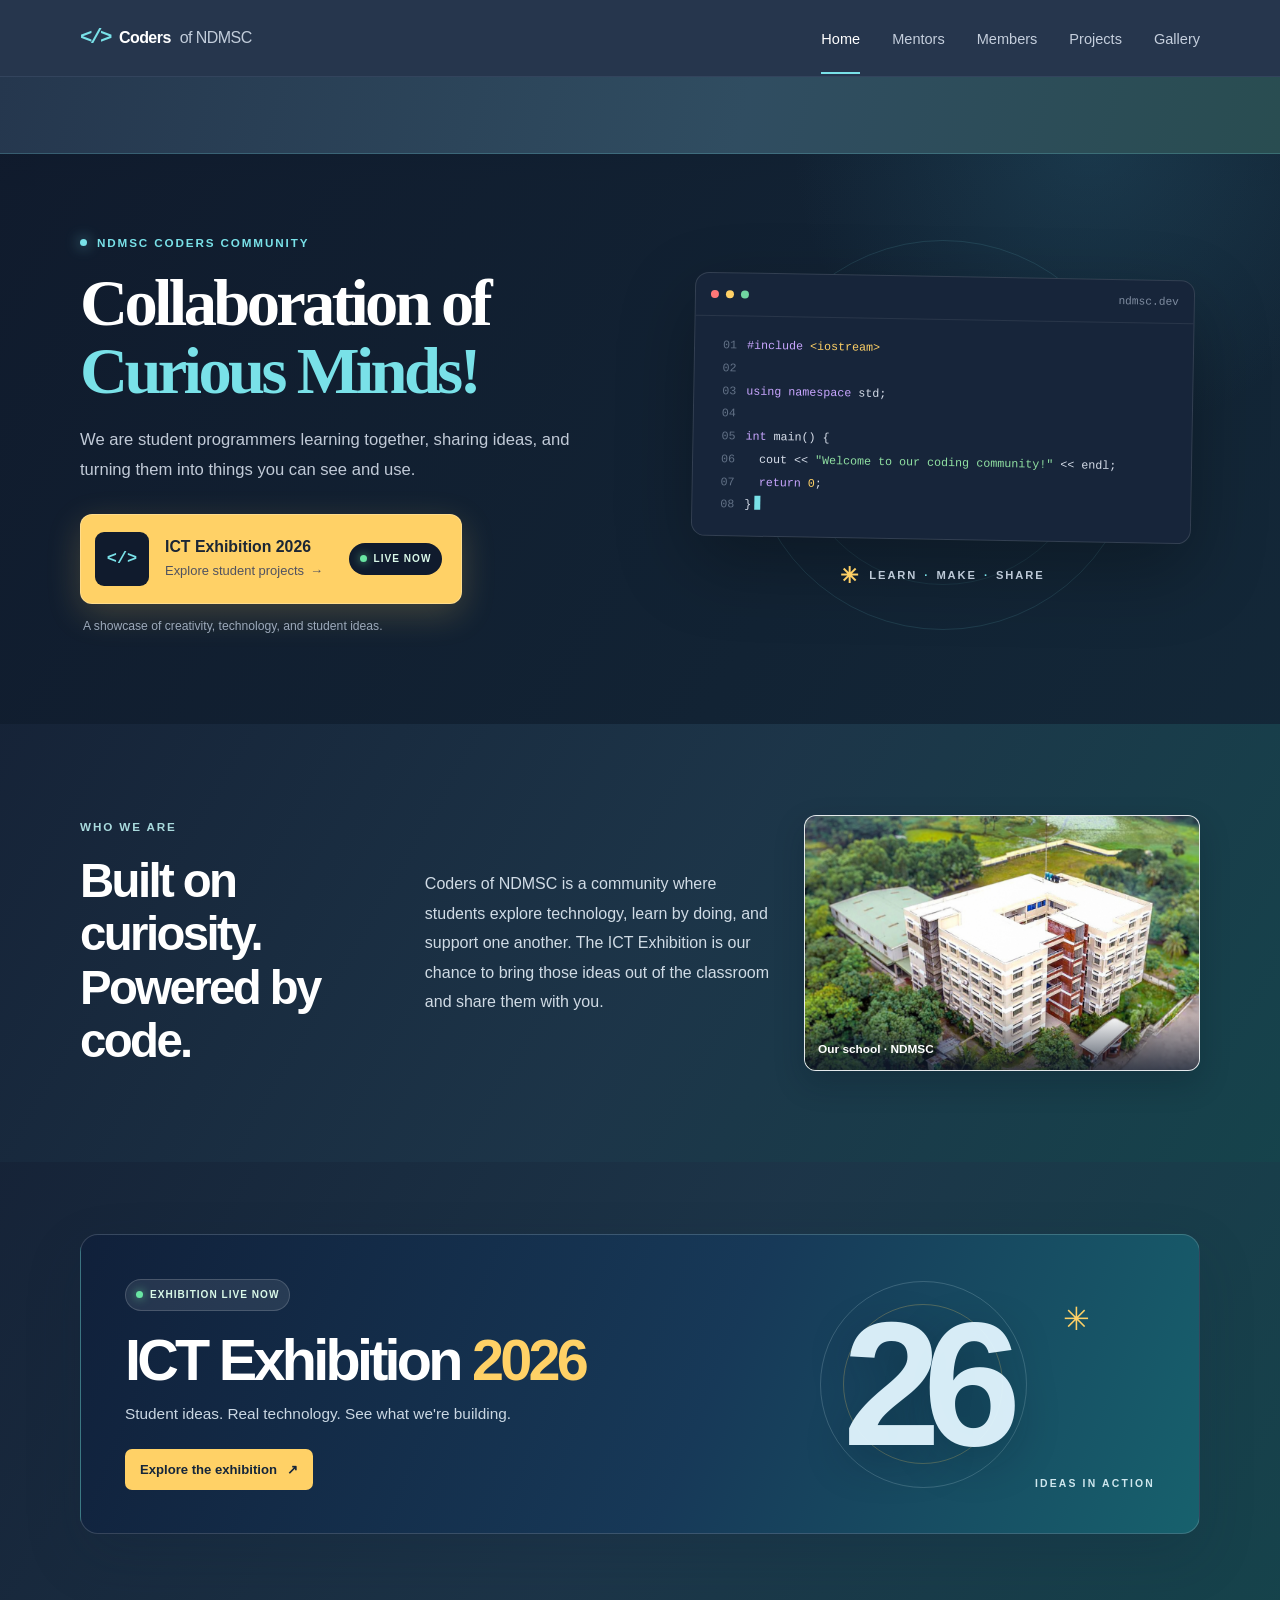
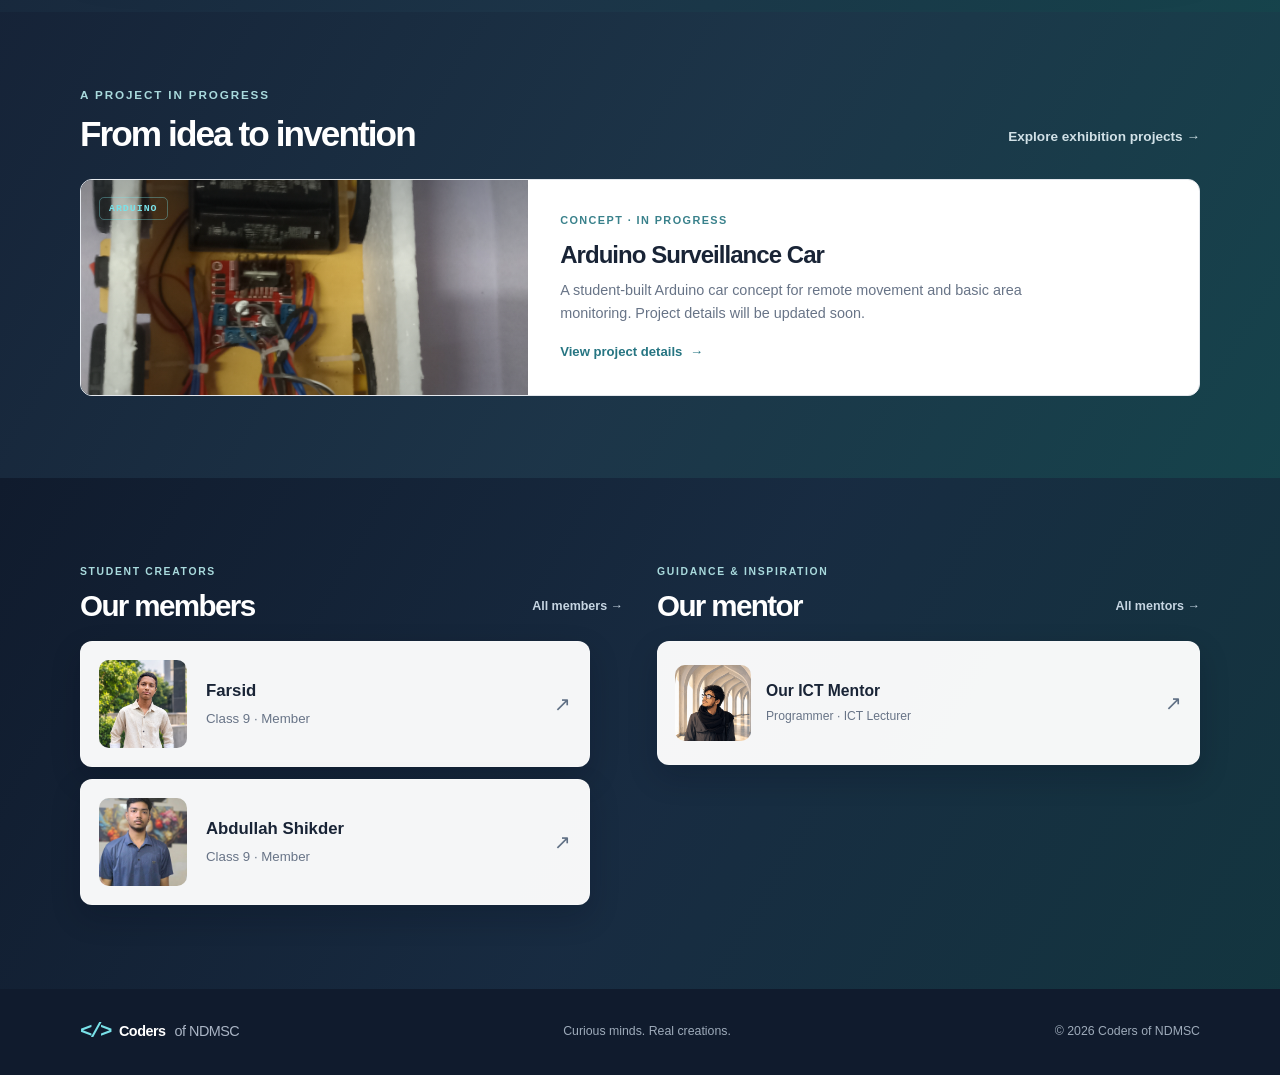
<file: index.html>
<!DOCTYPE html>
<html lang="en">
<head>
  <meta charset="UTF-8">
  <meta name="viewport" content="width=device-width, initial-scale=1">
  <meta name="theme-color" content="#101b2d">
  <meta name="description" content="Meet the Coders of NDMSC and discover what we are building for the ICT Exhibition 2026.">
  <title>Coders of NDMSC | ICT Exhibition 2026</title>
  <link rel="stylesheet" href="style.css">
</head>
<body>
  <header class="site-header">
    <div class="wrap header-inner">
      <a class="logo" href="index.html" aria-label="Coders of NDMSC home"><span class="logo-mark">&lt;/&gt;</span> Coders <span class="logo-muted">of NDMSC</span></a>
      <nav aria-label="Main navigation">
        <a href="index.html" class="active" aria-current="page">Home</a>
        <a href="mentors.html">Mentors</a>
        <a href="members.html">Members</a>
        <a href="projects.html">Projects</a>
        <a href="gallery.html">Gallery</a>
      </nav>
    </div>
  </header>

  <section class="countdown-bar" aria-label="Exhibition countdown">
    <div class="wrap countdown-inner">
      <div class="countdown-clock" role="timer" aria-live="off" aria-label="Countdown to October 9, 2026">
        <div class="countdown-unit"><span id="countdown-days">--</span><small>Days</small></div>
        <span class="countdown-separator" aria-hidden="true">:</span>
        <div class="countdown-unit"><span id="countdown-hours">--</span><small>Hours</small></div>
        <span class="countdown-separator" aria-hidden="true">:</span>
        <div class="countdown-unit"><span id="countdown-minutes">--</span><small>Minutes</small></div>
        <span class="countdown-separator" aria-hidden="true">:</span>
        <div class="countdown-unit"><span id="countdown-seconds">--</span><small>Seconds</small></div>
      </div>
      <p class="countdown-message" id="countdown-message" hidden>It's exhibition day!</p>
    </div>
  </section>

  <main>
    <canvas class="hero-web" aria-hidden="true"></canvas>
    <section class="hero">
      <div class="hero-glow" aria-hidden="true"></div>
      <div class="wrap hero-layout">
        <div class="hero-copy">
          <p class="eyebrow"><span class="eyebrow-dot"></span> NDMSC CODERS COMMUNITY</p>
          <h1>Collaboration of<br><span>Curious Minds!</span></h1>
          <p class="hero-description">We are student programmers learning together, sharing ideas, and turning them into things you can see and use.</p>
          <a class="expo-button" href="projects.html">
            <span class="expo-icon" aria-hidden="true">&lt;/&gt;</span>
            <span class="expo-label"><strong>ICT Exhibition 2026</strong><small>Explore student projects <span aria-hidden="true">→</span></small></span>
            <span class="live-badge"><i></i> LIVE NOW</span>
          </a>
          <p class="hero-note">A showcase of creativity, technology, and student ideas.</p>
        </div>
        <div class="hero-art" role="img" aria-label="A C++ program that prints Welcome to our coding community.">
          <div class="art-orbit orbit-one"></div>
          <div class="art-orbit orbit-two"></div>
          <div class="code-window">
            <div class="window-top"><span></span><span></span><span></span><i>ndmsc.dev</i></div>
            <div class="code-lines">
              <p><span class="line-number">01</span><span class="code-purple">#include</span> <span class="code-gold">&lt;iostream&gt;</span></p>
              <p><span class="line-number">02</span></p>
              <p><span class="line-number">03</span><span class="code-purple">using namespace</span> std;</p>
              <p><span class="line-number">04</span></p>
              <p><span class="line-number">05</span><span class="code-purple">int</span> main() {</p>
              <p><span class="line-number">06</span>&nbsp;&nbsp;cout &lt;&lt; <span class="code-green">"Welcome to our coding community!"</span> &lt;&lt; endl;</p>
              <p><span class="line-number">07</span>&nbsp;&nbsp;<span class="code-purple">return</span> <span class="code-gold">0</span>;</p>
              <p><span class="line-number">08</span>}<span class="cursor"></span></p>
            </div>
          </div>
          <div class="art-caption"><span class="caption-symbol">✳</span><span>LEARN <b>·</b> MAKE <b>·</b> SHARE</span></div>
        </div>
      </div>
    </section>

    <section class="intro-section">
      <div class="wrap intro-layout">
        <div>
          <p class="section-kicker">WHO WE ARE</p>
          <h2>Built on curiosity.<br>Powered by code.</h2>
        </div>
        <p class="intro-copy">Coders of NDMSC is a community where students explore technology, learn by doing, and support one another. The ICT Exhibition is our chance to bring those ideas out of the classroom and share them with you.</p>
        <figure class="campus-photo"><img src="images/School_Building.png" alt="The NDMSC school building surrounded by campus greenery" loading="lazy"><figcaption>Our school · NDMSC</figcaption></figure>
      </div>
    </section>

    <section class="feature-section">
      <div class="wrap">
        <a class="exhibition-banner" href="projects.html">
          <span class="exhibition-copy">
            <span class="live-badge"><i></i> EXHIBITION LIVE NOW</span>
            <strong class="exhibition-title">ICT Exhibition <span>2026</span></strong>
            <span class="exhibition-description">Student ideas. Real technology. See what we're building.</span>
            <span class="exhibition-cta">Explore the exhibition <span aria-hidden="true">↗</span></span>
          </span>
          <span class="exhibition-art" aria-hidden="true"><span class="exhibition-art-year">26</span><span class="exhibition-art-spark">✳</span><span class="exhibition-art-caption">IDEAS IN ACTION</span></span>
        </a>
      </div>
    </section>

    <section class="projects-preview">
      <div class="wrap">
        <div class="section-heading">
          <div><p class="section-kicker">A PROJECT IN PROGRESS</p><h2>From idea to invention</h2></div>
          <a class="subtle-link" href="projects.html">Explore exhibition projects <span aria-hidden="true">→</span></a>
        </div>
        <a class="project-card" href="arduino-surveillance-car.html">
          <span class="project-art"><img src="images/Surveilance_car_001.jpg" alt="Student-built Arduino surveillance car project" loading="lazy"><span class="project-chip">ARDUINO</span></span>
          <span class="project-card-copy"><span class="project-status">CONCEPT · IN PROGRESS</span><strong>Arduino Surveillance Car</strong><span>A student-built Arduino car concept for remote movement and basic area monitoring. Project details will be updated soon.</span><span class="text-link">View project details <span aria-hidden="true">→</span></span></span>
        </a>
      </div>
    </section>

    <section class="people-preview">
      <div class="wrap">
        <div class="people-grid">
          <div class="people-column">
            <div class="section-heading">
              <div><p class="section-kicker">STUDENT CREATORS</p><h2>Our members</h2></div>
              <a class="subtle-link" href="members.html">All members <span aria-hidden="true">→</span></a>
            </div>
            <div class="member-list">
              <a class="member-card" href="members.html">
                <img src="images/Farsid.jpg" alt="Farsid, Class 9 student and member of Coders of NDMSC" width="104" height="104" loading="lazy">
                <span class="member-card-copy"><strong>Farsid</strong><small>Class 9 · Member</small></span>
                <span class="mentor-arrow" aria-hidden="true">↗</span>
              </a>
              <a class="member-card" href="members.html">
                <img src="images/abdullah_shikder.jpg" alt="Abdullah Shikder, Class 9 student and member of Coders of NDMSC" width="104" height="104" loading="lazy">
                <span class="member-card-copy"><strong>Abdullah Shikder</strong><small>Class 9 · Member</small></span>
                <span class="mentor-arrow" aria-hidden="true">↗</span>
              </a>
            </div>
          </div>
          <div class="people-column">
            <div class="section-heading">
              <div><p class="section-kicker">GUIDANCE &amp; INSPIRATION</p><h2>Our mentor</h2></div>
              <a class="subtle-link" href="mentors.html">All mentors <span aria-hidden="true">→</span></a>
            </div>
            <a class="mentor-strip" href="mentors.html">
              <img src="images/mentor_01.png" alt="Portrait of an NDMSC coding mentor" width="112" height="112" loading="lazy">
              <span class="mentor-strip-copy"><strong>Our ICT Mentor</strong><small>Programmer · ICT Lecturer</small></span>
              <span class="mentor-arrow" aria-hidden="true">↗</span>
            </a>
          </div>
        </div>
      </div>
    </section>
  </main>

  <footer class="site-footer">
    <div class="wrap footer-inner"><a class="logo footer-logo" href="index.html"><span class="logo-mark">&lt;/&gt;</span> Coders <span class="logo-muted">of NDMSC</span></a><p>Curious minds. Real creations.</p><span>© 2026 Coders of NDMSC</span></div>
  </footer>
  <script>
    const exhibitionStart = new Date(2026, 9, 9);
    const countdownMessage = document.getElementById("countdown-message");
    const countdownClock = document.querySelector(".countdown-clock");
    const countdownFields = {
      days: document.getElementById("countdown-days"),
      hours: document.getElementById("countdown-hours"),
      minutes: document.getElementById("countdown-minutes"),
      seconds: document.getElementById("countdown-seconds")
    };

    function updateCountdown() {
      const remaining = exhibitionStart.getTime() - Date.now();

      if (remaining <= 0) {
        countdownMessage.textContent = "It's exhibition day!";
        countdownClock.hidden = true;
        countdownClock.setAttribute("aria-label", "The exhibition starts today");
        return;
      }

      const days = Math.floor(remaining / 86400000);
      const hours = Math.floor((remaining % 86400000) / 3600000);
      const minutes = Math.floor((remaining % 3600000) / 60000);
      const seconds = Math.floor((remaining % 60000) / 1000);

      countdownFields.days.textContent = String(days).padStart(2, "0");
      countdownFields.hours.textContent = String(hours).padStart(2, "0");
      countdownFields.minutes.textContent = String(minutes).padStart(2, "0");
      countdownFields.seconds.textContent = String(seconds).padStart(2, "0");
      countdownClock.setAttribute("aria-label", `${days} days, ${hours} hours, ${minutes} minutes, and ${seconds} seconds until October 9, 2026`);
    }

    updateCountdown();
    setInterval(updateCountdown, 1000);

    const webCanvas = document.querySelector(".hero-web");
    const webContext = webCanvas.getContext("2d");
    const webMain = document.querySelector("main");
    const reducedMotion = window.matchMedia("(prefers-reduced-motion: reduce)");
    let pointer = { x: 0, y: 0, active: false };
    let canvasWidth = 0;
    let canvasHeight = 0;
    let frameRequested = false;

    function drawWeb() {
      frameRequested = false;
      if (!webContext) return;

      webContext.clearRect(0, 0, canvasWidth, canvasHeight);
      const spokeCount = canvasWidth < 600 ? 16 : 20;
      const ringCount = 16;
      const radius = Math.min(canvasWidth * 0.6, 660);
      const webCount = Math.max(2, Math.ceil(canvasHeight / 450));
      const influenceRadius = 150;

      function warpPoint(x, y) {
        if (!pointer.active) return { x, y };

        const distanceX = x - pointer.x;
        const distanceY = y - pointer.y;
        const distance = Math.hypot(distanceX, distanceY);
        const influence = Math.max(0, 1 - distance / influenceRadius);
        const strength = influence * influence * 13;
        return {
          x: x + distanceX * (distance ? strength / distance : 0),
          y: y + distanceY * (distance ? strength / distance : 0)
        };
      }

      function drawSpiderWeb(centerX, centerY, webRadius, rotation) {
        const spokeStep = (Math.PI * 2) / spokeCount;
        const spokeAngles = [];
        const outerRadii = [];

        for (let spoke = 0; spoke < spokeCount; spoke += 1) {
          spokeAngles.push(rotation + spoke * spokeStep);
          outerRadii.push(webRadius * (0.88 + Math.sin(spoke * 2.17 + rotation) * 0.055));
        }

        webContext.lineCap = "round";
        webContext.lineJoin = "round";
        webContext.strokeStyle = "rgba(151, 226, 232, 0.58)";
        webContext.lineWidth = 1.8;

        for (let spoke = 0; spoke < spokeCount; spoke += 1) {
          const angle = spokeAngles[spoke];
          const outerRadius = outerRadii[spoke];
          const segments = Math.ceil(outerRadius / 45);
          const start = warpPoint(centerX, centerY);

          webContext.beginPath();
          webContext.moveTo(start.x, start.y);
          for (let segment = 1; segment <= segments; segment += 1) {
            const distance = outerRadius * (segment / segments);
            const point = warpPoint(
              centerX + Math.cos(angle) * distance,
              centerY + Math.sin(angle) * distance
            );
            webContext.lineTo(point.x, point.y);
          }
          webContext.stroke();
        }

        for (let ring = 1; ring <= ringCount; ring += 1) {
          const fraction = ring / ringCount;
          webContext.strokeStyle = ring % 4 === 0
            ? "rgba(151, 226, 232, 0.48)"
            : "rgba(151, 226, 232, 0.36)";
          webContext.lineWidth = ring % 4 === 0 ? 1.55 : 1.2;

          webContext.beginPath();
          for (let spoke = 0; spoke < spokeCount; spoke += 1) {
            const nextSpoke = (spoke + 1) % spokeCount;
            const radiusA = outerRadii[spoke] * fraction;
            const radiusB = outerRadii[nextSpoke] * fraction;
            const pointA = warpPoint(
              centerX + Math.cos(spokeAngles[spoke]) * radiusA,
              centerY + Math.sin(spokeAngles[spoke]) * radiusA
            );
            const pointB = warpPoint(
              centerX + Math.cos(spokeAngles[nextSpoke]) * radiusB,
              centerY + Math.sin(spokeAngles[nextSpoke]) * radiusB
            );
            const midpoint = warpPoint(
              (pointA.x + pointB.x) / 2 - (Math.cos(spokeAngles[spoke]) + Math.cos(spokeAngles[nextSpoke])) * 3,
              (pointA.y + pointB.y) / 2 - (Math.sin(spokeAngles[spoke]) + Math.sin(spokeAngles[nextSpoke])) * 3
            );

            if (spoke === 0) webContext.moveTo(pointA.x, pointA.y);
            webContext.quadraticCurveTo(midpoint.x, midpoint.y, pointB.x, pointB.y);
          }
          webContext.stroke();
        }

        const hub = warpPoint(centerX, centerY);
        webContext.fillStyle = "rgba(174, 238, 240, 0.72)";
        webContext.beginPath();
        webContext.arc(hub.x, hub.y, 2.5, 0, Math.PI * 2);
        webContext.fill();
      }

      for (let index = 0; index < webCount; index += 1) {
        const centerX = index % 2 === 0 ? canvasWidth * 0.025 : canvasWidth * 0.975;
        const centerY = canvasHeight * ((index + 0.5) / webCount);
        drawSpiderWeb(centerX, centerY, radius, index * 0.47);
      }
    }

    function requestWebDraw() {
      if (frameRequested) return;
      frameRequested = true;
      window.requestAnimationFrame(drawWeb);
    }

    function resizeWeb() {
      const pixelRatio = Math.min(window.devicePixelRatio || 1, 2);
      const bounds = webMain.getBoundingClientRect();
      canvasWidth = bounds.width;
      canvasHeight = bounds.height;
      webCanvas.width = Math.round(canvasWidth * pixelRatio);
      webCanvas.height = Math.round(canvasHeight * pixelRatio);
      webContext?.setTransform(pixelRatio, 0, 0, pixelRatio, 0, 0);
      requestWebDraw();
    }

    if (!reducedMotion.matches) {
      webMain.addEventListener("pointermove", event => {
        const bounds = webMain.getBoundingClientRect();
        pointer = { x: event.clientX - bounds.left, y: event.clientY - bounds.top, active: true };
        requestWebDraw();
      });
      webMain.addEventListener("pointerleave", () => {
        pointer.active = false;
        requestWebDraw();
      });
    }

    window.addEventListener("resize", resizeWeb);
    new ResizeObserver(resizeWeb).observe(webMain);
    resizeWeb();
  </script>
</body>
</html>
</file>
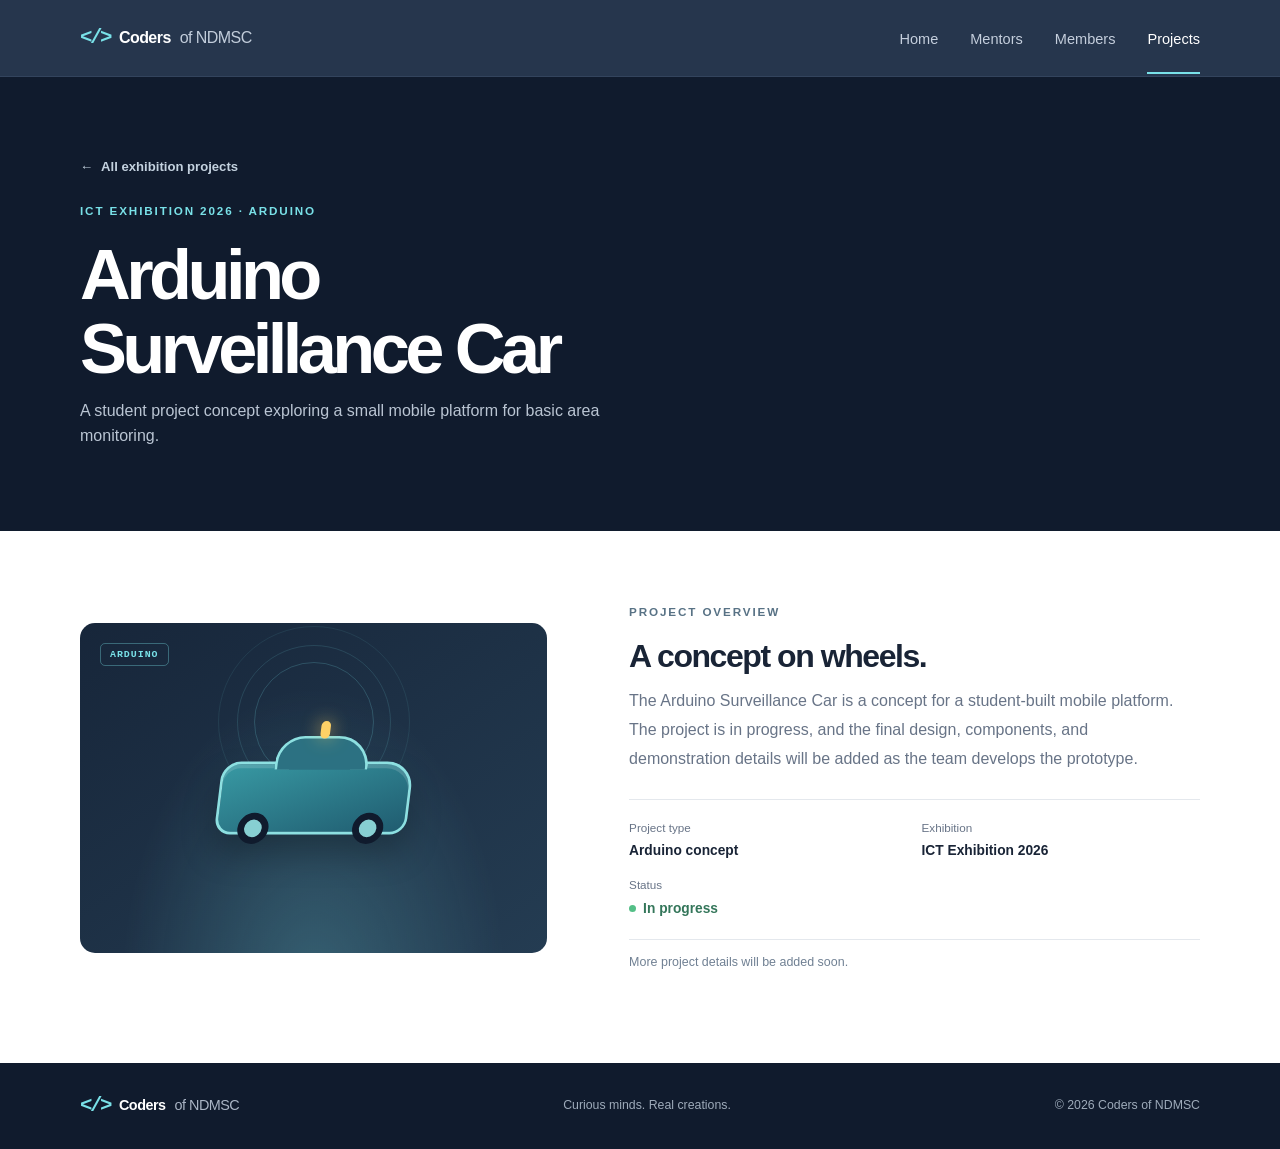
<file: arduino-surveillance-car.html>
<!DOCTYPE html>
<html lang="en">
<head>
  <meta charset="UTF-8">
  <meta name="viewport" content="width=device-width, initial-scale=1">
  <meta name="theme-color" content="#101b2d">
  <meta name="description" content="Arduino Surveillance Car concept from the Coders of NDMSC ICT Exhibition 2026.">
  <title>Arduino Surveillance Car | Coders of NDMSC</title>
  <link rel="stylesheet" href="style.css">
</head>
<body>
  <header class="site-header">
    <div class="wrap header-inner">
      <a class="logo" href="index.html" aria-label="Coders of NDMSC home"><span class="logo-mark">&lt;/&gt;</span> Coders <span class="logo-muted">of NDMSC</span></a>
      <nav aria-label="Main navigation">
        <a href="index.html">Home</a>
        <a href="mentors.html">Mentors</a>
        <a href="members.html">Members</a>
        <a href="projects.html" class="active" aria-current="page">Projects</a>
      </nav>
    </div>
  </header>
  <main>
    <section class="page-hero project-page-hero">
      <div class="wrap">
        <a class="back-link" href="projects.html"><span aria-hidden="true">←</span> All exhibition projects</a>
        <p class="section-kicker">ICT EXHIBITION 2026 · ARDUINO</p>
        <h1>Arduino<br>Surveillance Car</h1>
        <p>A student project concept exploring a small mobile platform for basic area monitoring.</p>
      </div>
    </section>
    <section class="content-section project-detail-section">
      <div class="wrap project-detail-layout">
        <div class="project-detail-visual" aria-hidden="true">
          <span class="project-chip">ARDUINO</span>
          <span class="project-car"><span class="car-body"></span><span class="car-wheel wheel-left"></span><span class="car-wheel wheel-right"></span><span class="car-sensor"></span></span>
          <span class="project-waves"></span>
        </div>
        <article class="project-description">
          <p class="section-kicker">PROJECT OVERVIEW</p>
          <h2>A concept on wheels.</h2>
          <p>The Arduino Surveillance Car is a concept for a student-built mobile platform. The project is in progress, and the final design, components, and demonstration details will be added as the team develops the prototype.</p>
          <div class="project-facts">
            <div><span>Project type</span><strong>Arduino concept</strong></div>
            <div><span>Exhibition</span><strong>ICT Exhibition 2026</strong></div>
            <div><span>Status</span><strong class="fact-status"><i></i> In progress</strong></div>
          </div>
          <p class="project-note">More project details will be added soon.</p>
        </article>
      </div>
    </section>
  </main>
  <footer class="site-footer">
    <div class="wrap footer-inner"><a class="logo footer-logo" href="index.html"><span class="logo-mark">&lt;/&gt;</span> Coders <span class="logo-muted">of NDMSC</span></a><p>Curious minds. Real creations.</p><span>© 2026 Coders of NDMSC</span></div>
  </footer>
</body>
</html>
</file>
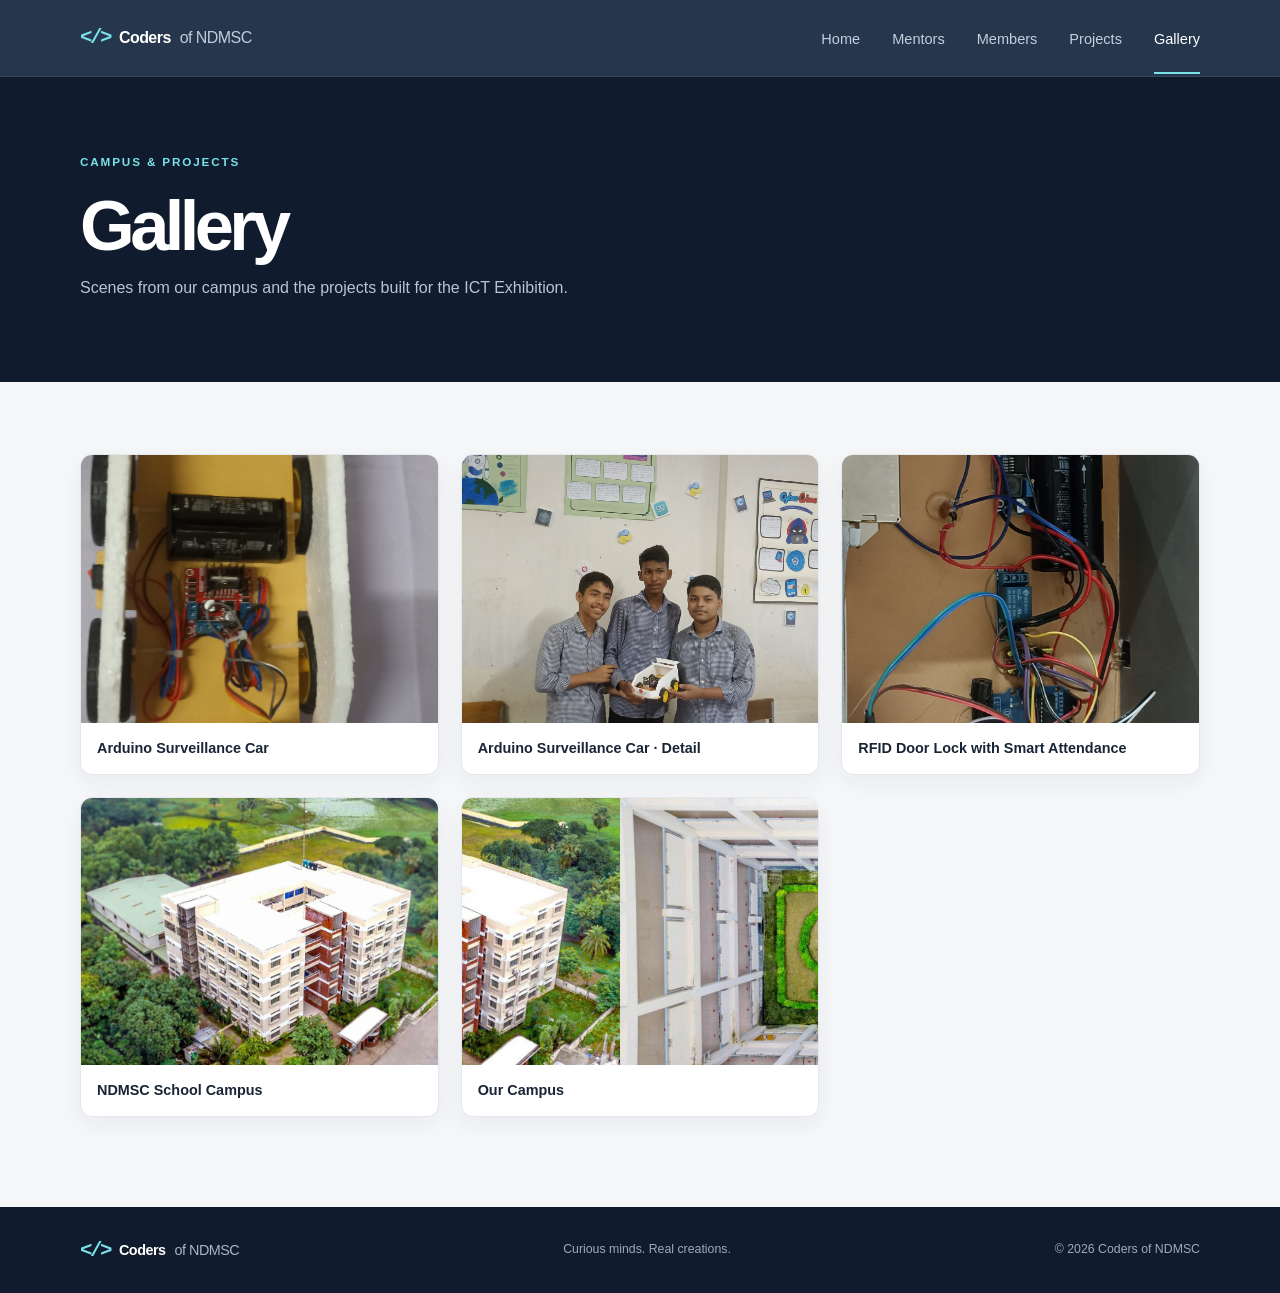
<file: gallery.html>
<!DOCTYPE html>
<html lang="en">
<head>
  <meta charset="UTF-8">
  <meta name="viewport" content="width=device-width, initial-scale=1">
  <meta name="theme-color" content="#101b2d">
  <meta name="description" content="Photos of NDMSC campus and student exhibition projects from Coders of NDMSC.">
  <title>Gallery | Coders of NDMSC</title>
  <link rel="stylesheet" href="style.css">
</head>
<body>
  <header class="site-header">
    <div class="wrap header-inner">
      <a class="logo" href="index.html" aria-label="Coders of NDMSC home"><span class="logo-mark">&lt;/&gt;</span> Coders <span class="logo-muted">of NDMSC</span></a>
      <nav aria-label="Main navigation">
        <a href="index.html">Home</a>
        <a href="mentors.html">Mentors</a>
        <a href="members.html">Members</a>
        <a href="projects.html">Projects</a>
        <a href="gallery.html" class="active" aria-current="page">Gallery</a>
      </nav>
    </div>
  </header>
  <main>
    <section class="page-hero">
      <div class="wrap"><p class="section-kicker">CAMPUS &amp; PROJECTS</p><h1>Gallery</h1><p>Scenes from our campus and the projects built for the ICT Exhibition.</p></div>
    </section>
    <section class="content-section gallery-section">
      <div class="wrap">
        <div class="gallery-grid">
          <figure class="gallery-card">
            <a href="images/Surveilance_car_001.jpg"><img src="images/Surveilance_car_001.jpg" alt="Arduino surveillance car prototype, view one" loading="lazy"></a>
            <figcaption>Arduino Surveillance Car</figcaption>
          </figure>
          <figure class="gallery-card">
            <a href="images/Surveilance_car_002.jpg"><img src="images/Surveilance_car_002.jpg" alt="Arduino surveillance car prototype, view two" loading="lazy"></a>
            <figcaption>Arduino Surveillance Car · Detail</figcaption>
          </figure>
          <figure class="gallery-card">
            <a href="images/Rfid_Lock.jpg"><img src="images/Rfid_Lock.jpg" alt="RFID door lock with smart attendance project" loading="lazy"></a>
            <figcaption>RFID Door Lock with Smart Attendance</figcaption>
          </figure>
          <figure class="gallery-card">
            <a href="images/School_Building.png"><img src="images/School_Building.png" alt="NDMSC school building and green campus" loading="lazy"></a>
            <figcaption>NDMSC School Campus</figcaption>
          </figure>
          <figure class="gallery-card">
            <a href="images/our_campus.png"><img src="images/our_campus.png" alt="A view of the NDMSC campus" loading="lazy"></a>
            <figcaption>Our Campus</figcaption>
          </figure>
        </div>
      </div>
    </section>
  </main>
  <footer class="site-footer">
    <div class="wrap footer-inner"><a class="logo footer-logo" href="index.html"><span class="logo-mark">&lt;/&gt;</span> Coders <span class="logo-muted">of NDMSC</span></a><p>Curious minds. Real creations.</p><span>© 2026 Coders of NDMSC</span></div>
  </footer>
</body>
</html>
</file>
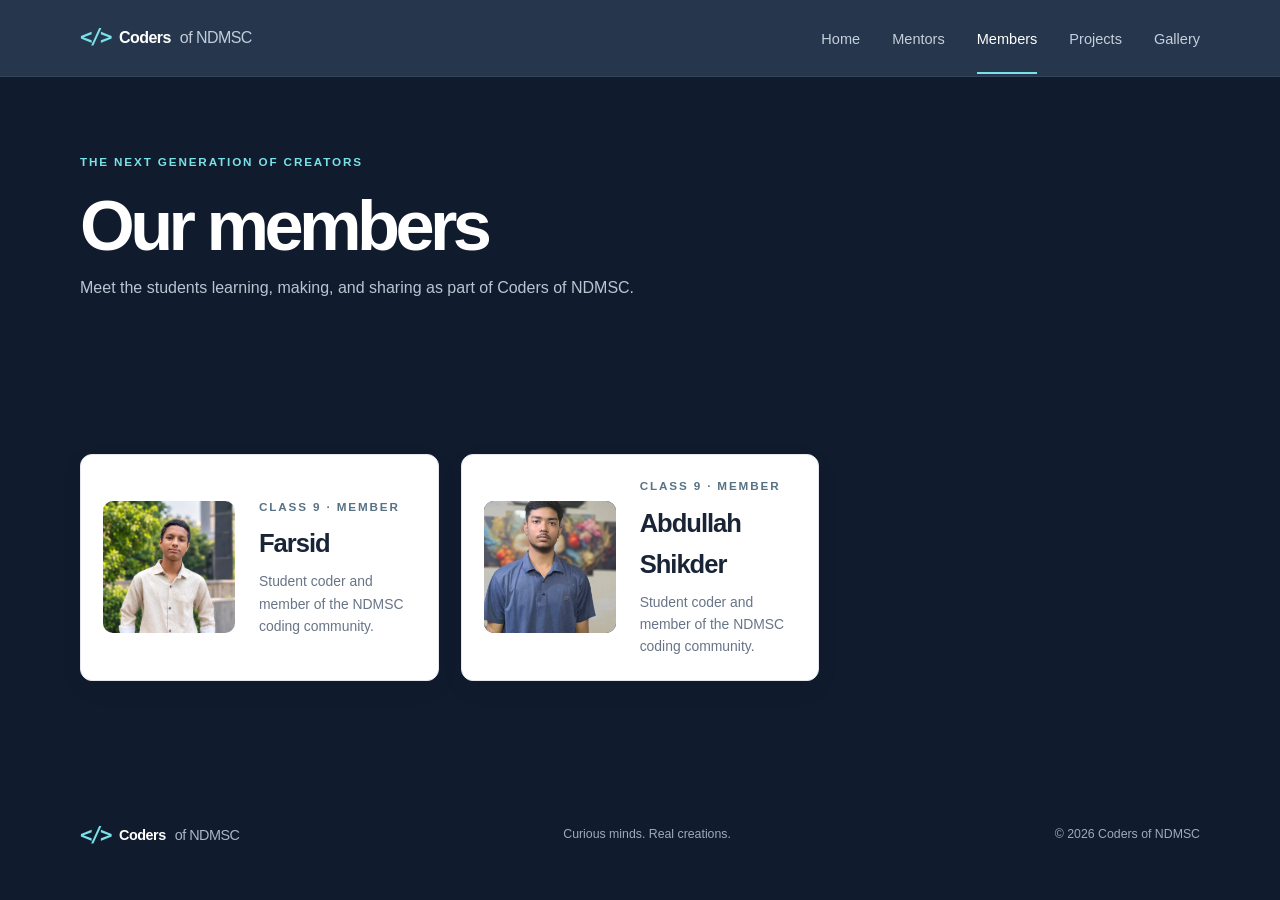
<file: members.html>
<!DOCTYPE html>
<html lang="en">
<head>
  <meta charset="UTF-8">
  <meta name="viewport" content="width=device-width, initial-scale=1">
  <meta name="theme-color" content="#101b2d">
  <title>Members | Coders of NDMSC</title>
  <link rel="stylesheet" href="style.css">
</head>
<body>
  <header class="site-header">
    <div class="wrap header-inner">
      <a class="logo" href="index.html" aria-label="Coders of NDMSC home"><span class="logo-mark">&lt;/&gt;</span> Coders <span class="logo-muted">of NDMSC</span></a>
      <nav aria-label="Main navigation">
        <a href="index.html">Home</a>
        <a href="mentors.html">Mentors</a>
        <a href="members.html" class="active" aria-current="page">Members</a>
        <a href="projects.html">Projects</a>
        <a href="gallery.html">Gallery</a>
      </nav>
    </div>
  </header>
  <main>
    <section class="page-hero">
      <div class="wrap"><p class="section-kicker">THE NEXT GENERATION OF CREATORS</p><h1>Our members</h1><p>Meet the students learning, making, and sharing as part of Coders of NDMSC.</p></div>
    </section>
    <section class="content-section">
      <div class="wrap">
        <div class="member-grid">
          <article class="member-profile-card">
            <img src="images/Farsid.jpg" alt="Farsid, Class 9 student and member of Coders of NDMSC" width="200" height="200">
            <div><p class="section-kicker">CLASS 9 · MEMBER</p><h2>Farsid</h2><p>Student coder and member of the NDMSC coding community.</p></div>
          </article>
          <article class="member-profile-card">
            <img src="images/abdullah_shikder.jpg" alt="Abdullah Shikder, Class 9 student and member of Coders of NDMSC" width="200" height="200">
            <div><p class="section-kicker">CLASS 9 · MEMBER</p><h2>Abdullah Shikder</h2><p>Student coder and member of the NDMSC coding community.</p></div>
          </article>
        </div>
      </div>
    </section>
  </main>
  <footer class="site-footer">
    <div class="wrap footer-inner"><a class="logo footer-logo" href="index.html"><span class="logo-mark">&lt;/&gt;</span> Coders <span class="logo-muted">of NDMSC</span></a><p>Curious minds. Real creations.</p><span>© 2026 Coders of NDMSC</span></div>
  </footer>
</body>
</html>
</file>
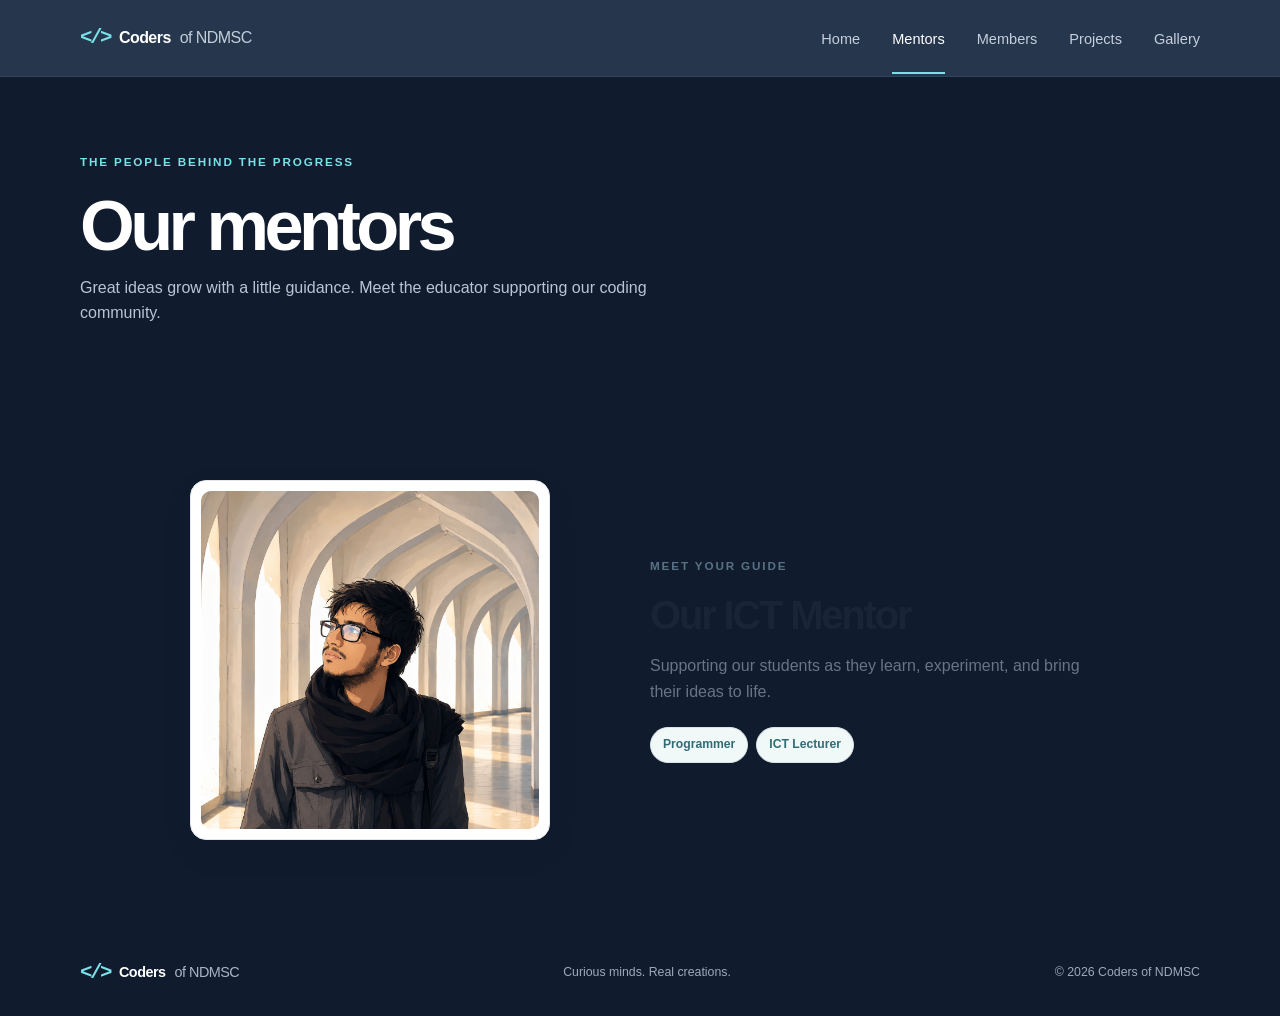
<file: mentors.html>
<!DOCTYPE html>
<html lang="en">
<head>
  <meta charset="UTF-8">
  <meta name="viewport" content="width=device-width, initial-scale=1">
  <meta name="theme-color" content="#101b2d">
  <title>Mentors | Coders of NDMSC</title>
  <link rel="stylesheet" href="style.css">
</head>
<body>
  <header class="site-header">
    <div class="wrap header-inner">
      <a class="logo" href="index.html" aria-label="Coders of NDMSC home"><span class="logo-mark">&lt;/&gt;</span> Coders <span class="logo-muted">of NDMSC</span></a>
      <nav aria-label="Main navigation">
        <a href="index.html">Home</a>
        <a href="mentors.html" class="active" aria-current="page">Mentors</a>
        <a href="members.html">Members</a>
        <a href="projects.html">Projects</a>
        <a href="gallery.html">Gallery</a>
      </nav>
    </div>
  </header>
  <main>
    <section class="page-hero">
      <div class="wrap"><p class="section-kicker">THE PEOPLE BEHIND THE PROGRESS</p><h1>Our mentors</h1><p>Great ideas grow with a little guidance. Meet the educator supporting our coding community.</p></div>
    </section>
    <section class="content-section">
      <div class="wrap mentor-profile">
        <div class="mentor-photo-wrap"><img src="images/mentor_01.png" alt="Portrait of an NDMSC coding mentor" width="360" height="360"></div>
        <div class="mentor-profile-copy">
          <p class="section-kicker">MEET YOUR GUIDE</p>
          <h2>Our ICT Mentor</h2>
          <p class="profile-description">Supporting our students as they learn, experiment, and bring their ideas to life.</p>
          <div class="expertise-list"><span>Programmer</span><span>ICT Lecturer</span></div>
        </div>
      </div>
    </section>
  </main>
  <footer class="site-footer">
    <div class="wrap footer-inner"><a class="logo footer-logo" href="index.html"><span class="logo-mark">&lt;/&gt;</span> Coders <span class="logo-muted">of NDMSC</span></a><p>Curious minds. Real creations.</p><span>© 2026 Coders of NDMSC</span></div>
  </footer>
</body>
</html>
</file>
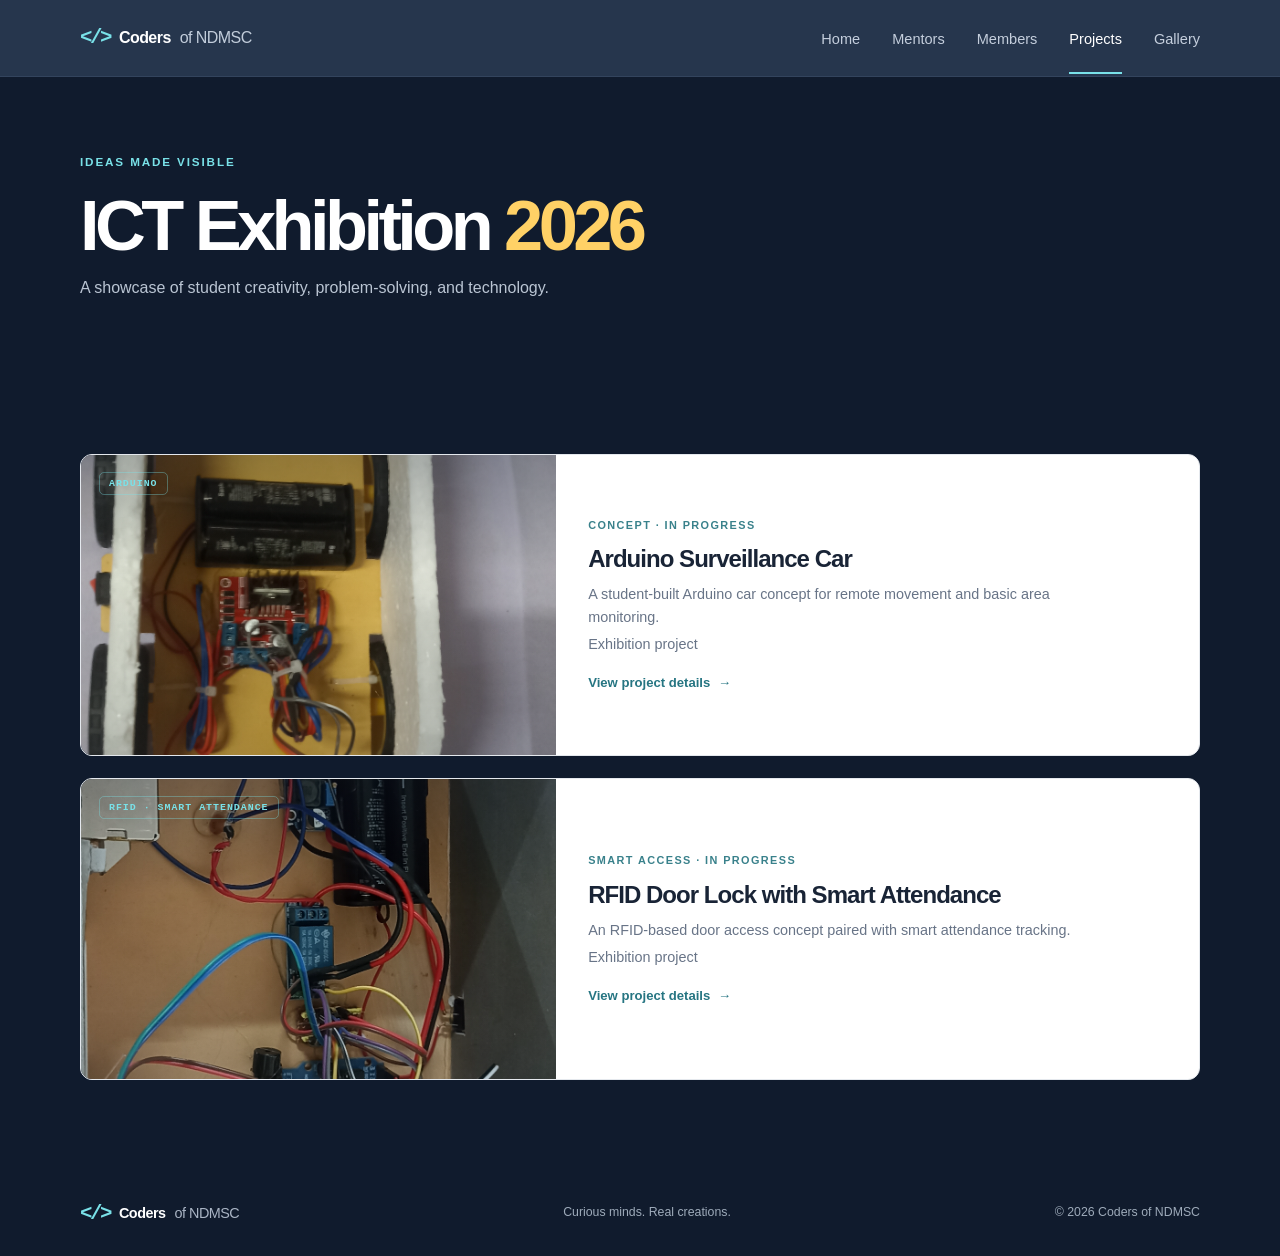
<file: projects.html>
<!DOCTYPE html>
<html lang="en">
<head>
  <meta charset="UTF-8">
  <meta name="viewport" content="width=device-width, initial-scale=1">
  <meta name="theme-color" content="#101b2d">
  <title>ICT Exhibition 2026 | Coders of NDMSC</title>
  <link rel="stylesheet" href="style.css">
</head>
<body>
  <header class="site-header">
    <div class="wrap header-inner">
      <a class="logo" href="index.html" aria-label="Coders of NDMSC home"><span class="logo-mark">&lt;/&gt;</span> Coders <span class="logo-muted">of NDMSC</span></a>
      <nav aria-label="Main navigation">
        <a href="index.html">Home</a>
        <a href="mentors.html">Mentors</a>
        <a href="members.html">Members</a>
        <a href="projects.html" class="active" aria-current="page">Projects</a>
        <a href="gallery.html">Gallery</a>
      </nav>
    </div>
  </header>
  <main>
    <section class="page-hero exhibition-page-hero">
      <div class="wrap"><p class="section-kicker">IDEAS MADE VISIBLE</p><h1>ICT Exhibition <span>2026</span></h1><p>A showcase of student creativity, problem-solving, and technology.</p></div>
    </section>
    <section class="content-section">
      <div class="wrap project-list">
        <a class="project-card project-detail" href="arduino-surveillance-car.html">
          <span class="project-art"><img src="images/Surveilance_car_001.jpg" alt="Student-built Arduino surveillance car" loading="lazy"><span class="project-chip">ARDUINO</span></span>
          <span class="project-card-copy"><span class="project-status">CONCEPT · IN PROGRESS</span><strong>Arduino Surveillance Car</strong><span>A student-built Arduino car concept for remote movement and basic area monitoring.</span><span class="project-note">Exhibition project</span><span class="text-link">View project details <span aria-hidden="true">→</span></span></span>
        </a>
        <a class="project-card project-detail" href="rfid-door-lock.html">
          <span class="project-art"><img src="images/Rfid_Lock.jpg" alt="RFID smart door lock project" loading="lazy"><span class="project-chip">RFID · SMART ATTENDANCE</span></span>
          <span class="project-card-copy"><span class="project-status">SMART ACCESS · IN PROGRESS</span><strong>RFID Door Lock with Smart Attendance</strong><span>An RFID-based door access concept paired with smart attendance tracking.</span><span class="project-note">Exhibition project</span><span class="text-link">View project details <span aria-hidden="true">→</span></span></span>
        </a>
      </div>
    </section>
  </main>
  <footer class="site-footer">
    <div class="wrap footer-inner"><a class="logo footer-logo" href="index.html"><span class="logo-mark">&lt;/&gt;</span> Coders <span class="logo-muted">of NDMSC</span></a><p>Curious minds. Real creations.</p><span>© 2026 Coders of NDMSC</span></div>
  </footer>
</body>
</html>
</file>
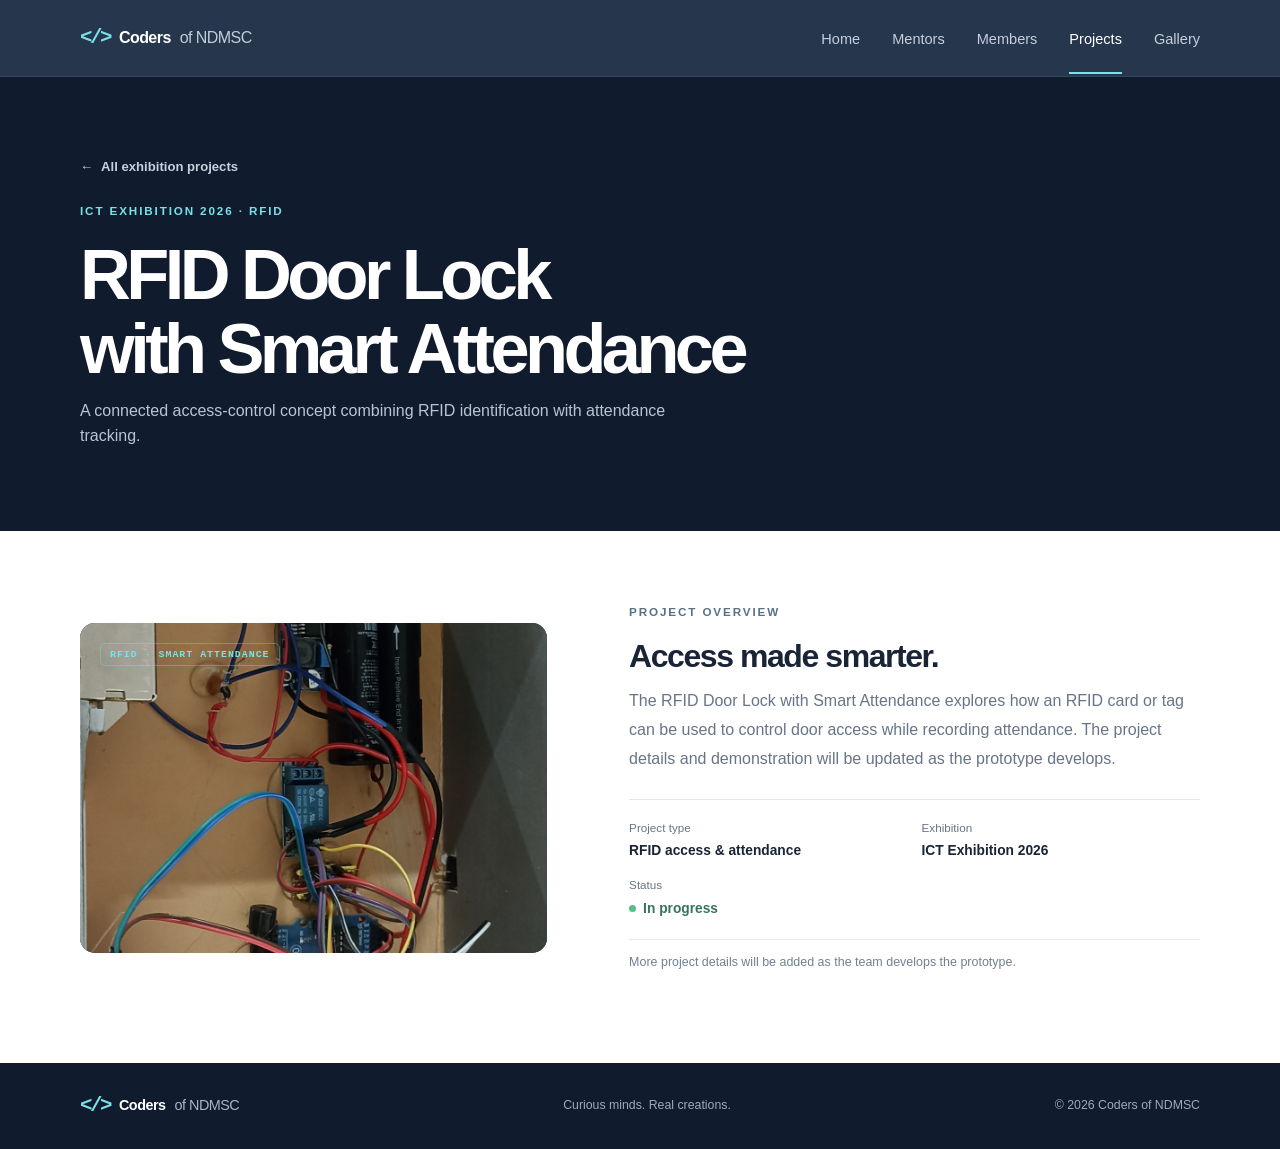
<file: rfid-door-lock.html>
<!DOCTYPE html>
<html lang="en">
<head>
  <meta charset="UTF-8">
  <meta name="viewport" content="width=device-width, initial-scale=1">
  <meta name="theme-color" content="#101b2d">
  <meta name="description" content="RFID Door Lock with Smart Attendance project from the Coders of NDMSC ICT Exhibition 2026.">
  <title>RFID Door Lock with Smart Attendance | Coders of NDMSC</title>
  <link rel="stylesheet" href="style.css">
</head>
<body>
  <header class="site-header">
    <div class="wrap header-inner">
      <a class="logo" href="index.html" aria-label="Coders of NDMSC home"><span class="logo-mark">&lt;/&gt;</span> Coders <span class="logo-muted">of NDMSC</span></a>
      <nav aria-label="Main navigation">
        <a href="index.html">Home</a>
        <a href="mentors.html">Mentors</a>
        <a href="members.html">Members</a>
        <a href="projects.html" class="active" aria-current="page">Projects</a>
        <a href="gallery.html">Gallery</a>
      </nav>
    </div>
  </header>
  <main>
    <section class="page-hero project-page-hero">
      <div class="wrap">
        <a class="back-link" href="projects.html"><span aria-hidden="true">←</span> All exhibition projects</a>
        <p class="section-kicker">ICT EXHIBITION 2026 · RFID</p>
        <h1>RFID Door Lock<br>with Smart Attendance</h1>
        <p>A connected access-control concept combining RFID identification with attendance tracking.</p>
      </div>
    </section>
    <section class="content-section project-detail-section">
      <div class="wrap project-detail-layout">
        <div class="project-detail-visual project-detail-photo">
          <img src="images/Rfid_Lock.jpg" alt="RFID door lock with smart attendance project" loading="lazy">
          <span class="project-chip">RFID · SMART ATTENDANCE</span>
        </div>
        <article class="project-description">
          <p class="section-kicker">PROJECT OVERVIEW</p>
          <h2>Access made smarter.</h2>
          <p>The RFID Door Lock with Smart Attendance explores how an RFID card or tag can be used to control door access while recording attendance. The project details and demonstration will be updated as the prototype develops.</p>
          <div class="project-facts">
            <div><span>Project type</span><strong>RFID access &amp; attendance</strong></div>
            <div><span>Exhibition</span><strong>ICT Exhibition 2026</strong></div>
            <div><span>Status</span><strong class="fact-status"><i></i> In progress</strong></div>
          </div>
          <p class="project-note">More project details will be added as the team develops the prototype.</p>
        </article>
      </div>
    </section>
  </main>
  <footer class="site-footer">
    <div class="wrap footer-inner"><a class="logo footer-logo" href="index.html"><span class="logo-mark">&lt;/&gt;</span> Coders <span class="logo-muted">of NDMSC</span></a><p>Curious minds. Real creations.</p><span>© 2026 Coders of NDMSC</span></div>
  </footer>
</body>
</html>
</file>
<file: style.css>
:root {
  color-scheme: light;
  --navy: #101b2d;
  --navy-light: #1a2940;
  --ink: #192436;
  --muted: #687487;
  --paper: #f6f7f9;
  --white: #fff;
  --cyan: #79e1e8;
  --gold: #ffd166;
  --line: #e4e8ed;
  --wrap: 1120px;
}

* { box-sizing: border-box; }
html { scroll-behavior: smooth; }
body {
  margin: 0;
  background: var(--navy);
  color: var(--ink);
  font-family: Inter, "Segoe UI", Arial, sans-serif;
  line-height: 1.6;
  -webkit-font-smoothing: antialiased;
}
a { color: inherit; text-decoration: none; }
a:focus-visible { outline: 3px solid var(--cyan); outline-offset: 4px; }
.wrap { width: min(var(--wrap), calc(100% - 48px)); margin-inline: auto; }

.site-header {
  position: relative;
  z-index: 2;
  border-bottom: 1px solid #33445d;
  background: #26364d;
  color: var(--white);
}
.header-inner {
  min-height: 76px;
  display: flex;
  align-items: center;
  justify-content: space-between;
  gap: 32px;
}
.logo { display: inline-flex; align-items: center; gap: 9px; font-weight: 750; letter-spacing: -.035em; white-space: nowrap; }
.logo-mark { color: var(--cyan); font-family: Consolas, monospace; font-size: 1.3rem; letter-spacing: -.12em; }
.logo-muted { color: #c1ccda; font-weight: 500; }
nav { display: flex; align-items: center; gap: 32px; }
nav a { padding: 26px 0 23px; color: #c5cfdd; font-size: .91rem; transition: color .18s ease; }
nav a:hover, nav a.active { color: var(--white); }
nav a.active { box-shadow: inset 0 -2px var(--cyan); }

.countdown-bar {
  position: relative;
  z-index: 1;
  border-bottom: 1px solid rgba(121, 225, 232, .22);
  background: linear-gradient(105deg, #25374e, #304d61 58%, #294d51);
  color: var(--white);
  box-shadow: 0 8px 22px rgba(8, 18, 32, .22);
}
.countdown-inner {
  min-height: 76px;
  display: flex;
  align-items: center;
  justify-content: flex-end;
  gap: 16px;
  padding-block: 12px;
}
.countdown-message { margin: 0; color: #eff8fa; font-size: .91rem; font-weight: 700; }
.countdown-clock { display: flex; align-items: center; gap: 10px; }
.countdown-unit { min-width: 61px; display: grid; justify-items: center; padding: 7px 8px 6px; border: 1px solid rgba(255, 255, 255, .2); border-radius: 8px; background: rgba(12, 26, 40, .32); box-shadow: inset 0 1px rgba(255, 255, 255, .05); }
.countdown-unit > span { font: 700 1.3rem/1.15 Consolas, "Courier New", monospace; font-variant-numeric: tabular-nums; }
.countdown-unit small { margin-top: 2px; color: #d2dce5; font-size: .62rem; letter-spacing: .08em; text-transform: uppercase; }
.countdown-separator { color: #c5d6dc; font: 700 1.1rem Consolas, monospace; }
.countdown-clock[hidden] { display: none; }

.hero {
  position: relative;
  overflow: hidden;
  background: linear-gradient(120deg, rgba(16, 27, 45, .8), rgba(20, 43, 59, .78));
  color: var(--white);
  isolation: isolate;
}
.hero-web { position: absolute; z-index: -1; inset: 0; display: block; width: 100%; height: 100%; pointer-events: none; }
.hero-glow {
  position: absolute;
  z-index: -1;
  width: 620px;
  height: 620px;
  top: -325px;
  right: -120px;
  border-radius: 50%;
  background: radial-gradient(circle, rgba(46, 108, 133, .29), transparent 68%);
}
.hero-layout {
  position: relative;
  z-index: 1;
  min-height: 570px;
  display: grid;
  grid-template-columns: 1.05fr .95fr;
  align-items: center;
  gap: 36px;
  padding-block: 70px 78px;
}
main { position: relative; z-index: 1; isolation: isolate; }
.hero-copy { position: relative; z-index: 1; }
.eyebrow, .section-kicker {
  margin: 0 0 17px;
  color: #587285;
  font-size: .73rem;
  font-weight: 750;
  letter-spacing: .16em;
}
.hero .eyebrow { display: flex; align-items: center; gap: 10px; color: var(--cyan); }
.eyebrow-dot { width: 7px; height: 7px; border-radius: 50%; background: var(--cyan); box-shadow: 0 0 14px rgba(121, 225, 232, .8); }
h1, h2, p { margin-top: 0; }
.hero h1 {
  margin-bottom: 20px;
  font-family: "Segoe Print", "Bradley Hand", "Comic Sans MS", cursive;
  font-size: clamp(2.8rem, 5.2vw, 4.5rem);
  font-weight: 650;
  letter-spacing: -.055em;
  line-height: 1.02;
}
.hero h1 span { color: var(--cyan); }
.hero-description { max-width: 490px; margin-bottom: 29px; color: #c1cad7; font-size: 1.04rem; line-height: 1.8; }
.expo-button {
  display: flex;
  align-items: center;
  gap: 16px;
  width: fit-content;
  min-height: 90px;
  padding: 13px 19px 13px 14px;
  border: 1px solid rgba(255, 255, 255, .24);
  border-radius: 12px;
  background: var(--gold);
  color: #1b2635;
  box-shadow: 0 10px 34px rgba(255, 209, 102, .2);
  transition: transform .18s ease, box-shadow .18s ease, background .18s ease;
}
.expo-button:hover { transform: translateY(-3px); background: #ffdc8e; box-shadow: 0 15px 38px rgba(255, 209, 102, .32); }
.expo-icon { display: grid; width: 54px; height: 54px; place-items: center; border-radius: 9px; background: var(--navy); color: var(--cyan); font: 700 1.06rem Consolas, monospace; }
.expo-label strong { display: block; font-size: .99rem; line-height: 1.4; }
.expo-label small { display: block; margin-top: 3px; color: #505260; font-size: .81rem; }
.expo-label small span { padding-left: 3px; }
.live-badge { display: inline-flex; align-items: center; gap: 7px; padding: 7px 10px; border: 1px solid rgba(255, 255, 255, .16); border-radius: 30px; background: rgba(255, 255, 255, .09); color: #d9f8e8; font-size: .63rem; font-weight: 800; letter-spacing: .1em; white-space: nowrap; }
.live-badge i { width: 7px; height: 7px; border-radius: 50%; background: #69e6a3; box-shadow: 0 0 10px rgba(105, 230, 163, .8); }
.expo-button .live-badge { margin-left: 9px; border-color: rgba(16, 27, 45, .14); background: var(--navy); color: #d9f8e8; }
.hero-note { margin: 13px 0 0 3px; color: #9ca9ba; font-size: .76rem; }

.hero-art { position: relative; display: flex; width: 100%; min-width: 0; min-height: 390px; flex-direction: column; align-items: center; justify-content: center; }
.art-orbit { position: absolute; aspect-ratio: 1; border: 1px solid rgba(121, 225, 232, .12); border-radius: 50%; }
.orbit-one { width: 390px; }
.orbit-two { width: 300px; border-color: rgba(121, 225, 232, .09); }
.code-window { position: relative; z-index: 1; width: min(100%, 500px); min-width: 0; overflow: hidden; border: 1px solid rgba(255, 255, 255, .12); border-radius: 14px; background: #17253a; box-shadow: 0 28px 75px rgba(0, 0, 0, .28); transform: rotate(1deg); }
.window-top { height: 43px; display: flex; align-items: center; gap: 7px; padding-inline: 15px; border-bottom: 1px solid rgba(255, 255, 255, .08); }
.window-top > span { width: 8px; height: 8px; border-radius: 50%; background: #ff7777; }
.window-top > span:nth-child(2) { background: var(--gold); }
.window-top > span:nth-child(3) { background: #70d6a1; }
.window-top i { margin-left: auto; color: #7f8ca0; font: normal .7rem Consolas, monospace; }
.code-lines { padding: 18px 13px 19px; color: #d7deea; font: .73rem/1.95 Consolas, "Courier New", monospace; }
.code-lines p { margin: 0; white-space: nowrap; }
.line-number { display: inline-block; width: 29px; margin-right: 10px; color: #627186; text-align: right; user-select: none; }
.code-purple { color: #c9a6ff; }.code-blue { color: #80c8ff; }.code-gold { color: #ffd166; }.code-green { color: #90e0a2; }.code-comment { color: #73849a; }
.cursor { display: inline-block; width: 6px; height: 14px; margin-left: 3px; background: var(--cyan); vertical-align: -2px; }
.art-caption { position: relative; z-index: 1; display: flex; align-items: center; gap: 9px; margin-top: 17px; color: #bdc9d7; font-size: .7rem; font-weight: 750; letter-spacing: .17em; }
.caption-symbol { color: var(--gold); font-size: 1.4rem; }
.art-caption b { color: var(--cyan); padding-inline: 2px; }

.intro-section { padding-block: 91px; background: linear-gradient(120deg, rgba(23, 37, 58, .8) 0%, rgba(32, 60, 80, .78) 52%, rgba(23, 77, 83, .8) 100%); }
.intro-section .section-kicker { color: #a9dadd; }
.intro-layout { display: grid; grid-template-columns: .9fr 1fr 1.15fr; align-items: center; gap: 35px; }
.intro-layout h2, .section-heading h2, .mentor-profile h2, .empty-state h2 {
  margin-bottom: 0;
  font-size: clamp(2rem, 3.7vw, 3rem);
  letter-spacing: -.055em;
  line-height: 1.13;
}
.intro-layout h2 { color: var(--white); }
.intro-copy { max-width: 500px; margin: 0; color: #d0dbe5; font-size: 1rem; line-height: 1.85; }
.campus-photo { position: relative; min-width: 0; margin: 0; overflow: hidden; border: 1px solid rgba(255, 255, 255, .17); border-radius: 12px; background: #dfe6e9; box-shadow: 0 12px 30px rgba(8, 20, 32, .24); }
.campus-photo img { display: block; width: 100%; aspect-ratio: 1.55; object-fit: cover; object-position: center; }
.campus-photo figcaption { position: absolute; right: 0; bottom: 0; left: 0; padding: 24px 13px 11px; background: linear-gradient(transparent, rgba(16, 27, 45, .76)); color: var(--white); font-size: .74rem; font-weight: 650; }

.feature-section { padding-block: 72px 78px; background: linear-gradient(120deg, rgba(23, 37, 58, .8) 0%, rgba(32, 60, 80, .78) 52%, rgba(23, 77, 83, .8) 100%); }
.exhibition-banner { position: relative; display: grid; min-height: 300px; grid-template-columns: 1.1fr .9fr; align-items: center; overflow: hidden; padding: 34px 44px; border: 1px solid rgba(255, 255, 255, .16); border-radius: 18px; background: linear-gradient(112deg, #10203a 0%, #173958 56%, #17616d 100%); color: var(--white); box-shadow: 0 22px 55px rgba(16, 35, 58, .19); transition: transform .2s ease, box-shadow .2s ease; }
.exhibition-banner:hover { transform: translateY(-3px); box-shadow: 0 27px 60px rgba(16, 35, 58, .24); }
.exhibition-copy { position: relative; z-index: 1; display: flex; align-items: flex-start; flex-direction: column; }
.exhibition-copy .live-badge { margin-bottom: 18px; }
.exhibition-title { font-size: clamp(2.2rem, 5vw, 3.6rem); font-weight: 780; letter-spacing: -.065em; line-height: 1.08; }
.exhibition-title span { color: var(--gold); }
.exhibition-description { margin-top: 11px; color: #cad7e3; font-size: .96rem; }
.exhibition-cta { display: inline-flex; align-items: center; gap: 10px; margin-top: 22px; padding: 10px 15px; border-radius: 7px; background: var(--gold); color: #15263a; font-size: .82rem; font-weight: 750; transition: background .18s ease; }
.exhibition-banner:hover .exhibition-cta { background: #ffdf98; }
.exhibition-art { position: relative; display: grid; min-height: 225px; place-items: center; }
.exhibition-art::before, .exhibition-art::after { position: absolute; width: 205px; height: 205px; border: 1px solid rgba(220, 246, 255, .18); border-radius: 50%; content: ""; }
.exhibition-art::after { width: 158px; height: 158px; border-color: rgba(255, 209, 102, .25); }
.exhibition-art-year { position: relative; z-index: 1; color: rgba(226, 245, 255, .95); font-size: clamp(7rem, 15vw, 11rem); font-weight: 800; letter-spacing: -.1em; line-height: .9; text-shadow: 0 12px 45px rgba(1, 17, 36, .28); }
.exhibition-art-spark { position: absolute; z-index: 2; top: 22px; right: 14%; color: var(--gold); font-size: 2rem; }
.exhibition-art-caption { position: absolute; z-index: 2; right: 0; bottom: 4px; color: #cee6ed; font-size: .65rem; font-weight: 750; letter-spacing: .21em; }
.text-link { margin-top: auto; color: #267582; font-size: .82rem; font-weight: 700; }
.text-link span { margin-left: 4px; }

.section-heading { display: flex; align-items: end; justify-content: space-between; gap: 20px; margin-bottom: 25px; }
.section-heading .section-kicker { margin-bottom: 9px; }
.section-heading h2 { font-size: 2.2rem; }
.subtle-link { padding-bottom: 6px; color: #506176; font-size: .85rem; font-weight: 650; }
.subtle-link:hover { color: #267582; }
.mentor-strip { display: flex; align-items: center; gap: 23px; padding: 20px; border: 1px solid var(--line); border-radius: 12px; background: var(--paper); transition: border-color .18s ease, transform .18s ease; }
.mentor-strip:hover { transform: translateY(-2px); border-color: #a9dce0; }
.mentor-strip img { width: 88px; height: 88px; flex: none; border-radius: 10px; background: #dbe4eb; object-fit: cover; }
.mentor-strip-copy { display: grid; gap: 4px; }
.mentor-strip-copy strong { font-size: 1.06rem; }
.mentor-strip-copy small { color: var(--muted); font-size: .84rem; }
.expertise-list { display: flex; flex-wrap: wrap; gap: 8px; margin-left: auto; }
.expertise-list span { padding: 7px 12px; border: 1px solid #d8e4e6; border-radius: 30px; background: #f1f8f8; color: #316b74; font-size: .76rem; font-weight: 650; white-space: nowrap; }
.mentor-arrow { margin-left: 5px; color: #607085; font-size: 1.25rem; }

.projects-preview { padding-block: 74px 82px; background: linear-gradient(120deg, rgba(23, 37, 58, .8) 0%, rgba(32, 60, 80, .78) 52%, rgba(23, 77, 83, .8) 100%); }
.projects-preview .section-heading h2 { color: var(--white); }
.projects-preview .section-kicker { color: #a9dadd; }
.projects-preview .subtle-link { color: #d1e1e7; }
.projects-preview .subtle-link:hover { color: var(--cyan); }
.project-card { display: grid; grid-template-columns: minmax(220px, .8fr) 1.2fr; overflow: hidden; border: 1px solid var(--line); border-radius: 12px; background: var(--white); transition: border-color .18s ease, transform .18s ease, box-shadow .18s ease; }
a.project-card:hover { transform: translateY(-2px); border-color: #b8dce0; box-shadow: 0 14px 34px rgba(16, 27, 45, .08); }
.project-art { position: relative; display: grid; min-height: 215px; overflow: hidden; place-items: center; background: radial-gradient(ellipse at 50% 120%, rgba(121, 225, 232, .24), transparent 58%), linear-gradient(145deg, #17263a, #243c52); }
.project-chip { position: absolute; top: 17px; left: 18px; padding: 5px 9px; border: 1px solid rgba(121, 225, 232, .35); border-radius: 5px; color: var(--cyan); font: 700 .62rem Consolas, monospace; letter-spacing: .1em; }
.project-car { position: relative; z-index: 1; width: 142px; height: 54px; margin-top: 20px; border: 2px solid #8de0e1; border-radius: 14px 20px 12px 12px; background: linear-gradient(160deg, #3899a3, #205c70); box-shadow: 0 14px 24px rgba(0, 0, 0, .25), inset 0 3px rgba(255, 255, 255, .15); transform: skewX(-7deg); }
.car-body { position: absolute; top: -21px; left: 37px; width: 69px; height: 25px; border: 2px solid #8de0e1; border-bottom: 0; border-radius: 20px 24px 0 0; background: #2c7182; }
.car-wheel { position: absolute; bottom: -9px; width: 23px; height: 23px; border: 5px solid #101b2d; border-radius: 50%; background: #87cfd2; }
.wheel-left { left: 15px; }.wheel-right { right: 15px; }
.car-sensor { position: absolute; top: -32px; left: 68px; width: 7px; height: 13px; border-radius: 4px; background: var(--gold); box-shadow: 0 0 13px rgba(255, 209, 102, .75); }
.project-waves { position: absolute; top: 30%; left: 50%; width: 120px; height: 120px; border: 1px solid rgba(121, 225, 232, .2); border-radius: 50%; transform: translate(-50%, -50%); }
.project-waves::before, .project-waves::after { position: absolute; inset: -18px; border: 1px solid rgba(121, 225, 232, .14); border-radius: 50%; content: ""; }
.project-waves::after { inset: -37px; border-color: rgba(121, 225, 232, .09); }
.project-card-copy { display: flex; flex-direction: column; align-items: flex-start; justify-content: center; padding: 29px 32px; }
.project-status { margin-bottom: 10px; color: #39818b; font-size: .68rem; font-weight: 750; letter-spacing: .13em; }
.project-card-copy strong, .project-card-copy h2 { margin: 0 0 9px; color: var(--ink); font-size: 1.5rem; font-weight: 740; letter-spacing: -.04em; line-height: 1.25; }
.project-card-copy > span:not(.project-status, .text-link) { max-width: 510px; color: var(--muted); font-size: .9rem; }
.project-card-copy .text-link { margin-top: 16px; color: #267582; }
.project-note { margin: 4px 0 0; color: var(--muted); font-size: .8rem; }
.member-card { display: flex; max-width: 510px; align-items: center; gap: 19px; padding: 18px; border: 1px solid var(--line); border-radius: 12px; background: var(--paper); transition: border-color .18s ease, transform .18s ease; }
.member-card:hover { transform: translateY(-2px); border-color: #b8dce0; }
.member-card img { width: 88px; height: 88px; flex: none; border-radius: 10px; background: var(--navy-light); object-fit: cover; }
.member-card-copy { display: grid; gap: 4px; }
.member-card-copy strong { font-size: 1.05rem; }
.member-card-copy small { color: var(--muted); font-size: .83rem; }
.member-card .mentor-arrow { margin-left: auto; }
.member-list { display: grid; gap: 12px; }
.member-list .member-card { width: 100%; }
.member-grid { display: grid; grid-template-columns: repeat(auto-fill, minmax(min(100%, 340px), 1fr)); gap: 22px; }
.member-profile-card { display: flex; align-items: center; gap: 24px; padding: 22px; border: 1px solid var(--line); border-radius: 12px; background: var(--white); box-shadow: 0 8px 25px rgba(16, 27, 45, .05); }
.member-profile-card img { width: 132px; height: 132px; flex: none; border-radius: 10px; background: var(--navy-light); object-fit: cover; }
.member-profile-card .section-kicker { margin-bottom: 7px; }
.member-profile-card h2 { margin-bottom: 6px; font-size: 1.6rem; letter-spacing: -.04em; }
.member-profile-card div > p:last-child { margin: 0; color: var(--muted); font-size: .87rem; }
.project-list { display: grid; gap: 22px; }
.project-detail { grid-template-columns: minmax(250px, .85fr) 1.15fr; }
.project-detail .project-art { min-height: 300px; }
.project-art > img { position: absolute; inset: 0; display: block; width: 100%; height: 100%; object-fit: cover; }
.project-art::after { position: absolute; inset: 0; background: linear-gradient(180deg, rgba(16, 27, 45, .26), transparent 38%, rgba(16, 27, 45, .12)); content: ""; }
.project-art .project-chip { z-index: 1; }
.back-link { display: inline-flex; align-items: center; gap: 8px; margin-bottom: 25px; color: #c4d2df; font-size: .82rem; font-weight: 650; }
.back-link:hover { color: var(--cyan); }
.project-page-hero { background: linear-gradient(118deg, #101b2d, #183651 67%, #1b5961); }
.project-page-hero h1 { font-size: clamp(2.8rem, 6vw, 4.4rem); }
.project-detail-section { background: var(--white); }
.project-detail-layout { display: grid; grid-template-columns: minmax(260px, .9fr) 1.1fr; align-items: center; gap: clamp(32px, 7vw, 82px); }
.project-detail-visual { position: relative; display: grid; min-height: 330px; overflow: hidden; place-items: center; border-radius: 15px; background: radial-gradient(ellipse at 50% 110%, rgba(121, 225, 232, .24), transparent 58%), linear-gradient(145deg, #17263a, #243c52); }
.project-detail-visual .project-chip { top: 20px; left: 20px; }
.project-detail-visual .project-car { transform: scale(1.35) skewX(-7deg); }
.project-detail-photos { grid-template-columns: 1fr 1fr; gap: 10px; padding: 10px; background: #17263a; }
.project-detail-photos img { display: block; width: 100%; height: 310px; border-radius: 9px; object-fit: cover; }
.project-detail-photo img { position: absolute; inset: 0; display: block; width: 100%; height: 100%; object-fit: cover; }
.project-detail-photo .project-chip { z-index: 1; }
.project-description h2 { margin: 0 0 12px; font-size: 2rem; letter-spacing: -.045em; line-height: 1.15; }
.project-description > p:not(.section-kicker, .project-note) { max-width: 560px; color: var(--muted); line-height: 1.8; }
.project-facts { display: grid; grid-template-columns: repeat(2, minmax(0, 1fr)); gap: 14px; margin-top: 25px; padding-block: 19px; border-top: 1px solid var(--line); border-bottom: 1px solid var(--line); }
.project-facts > div { display: grid; gap: 3px; }
.project-facts span { color: var(--muted); font-size: .73rem; }
.project-facts strong { font-size: .86rem; }
.project-facts .fact-status { display: flex; align-items: center; gap: 7px; color: #34765a; }
.fact-status i { width: 7px; height: 7px; border-radius: 50%; background: #54bf87; }
.project-description .project-note { margin: 13px 0 0; color: #708093; font-size: .78rem; }
.gallery-section { background: #f6f7f9; }
.gallery-grid { display: grid; grid-template-columns: repeat(auto-fill, minmax(min(100%, 290px), 1fr)); gap: 22px; }
.gallery-card { min-width: 0; margin: 0; overflow: hidden; border: 1px solid var(--line); border-radius: 12px; background: var(--white); box-shadow: 0 8px 25px rgba(16, 27, 45, .06); }
.gallery-card a { display: block; overflow: hidden; background: #e7edf2; }
.gallery-card img { display: block; width: 100%; aspect-ratio: 4 / 3; object-fit: cover; transition: transform .25s ease; }
.gallery-card a:hover img { transform: scale(1.035); }
.gallery-card figcaption { padding: 14px 16px; color: var(--ink); font-size: .9rem; font-weight: 650; }
.people-preview { padding-block: 70px 84px; background: linear-gradient(120deg, rgba(16, 27, 45, .8) 0%, rgba(26, 48, 71, .78) 53%, rgba(20, 60, 68, .8) 100%); }
.people-grid { display: grid; grid-template-columns: 1fr 1fr; gap: 34px; }
.people-column { min-width: 0; }
.people-column .section-heading { min-height: 75px; margin-bottom: 18px; }
.people-column .section-heading h2 { font-size: 1.85rem; }
.people-column .section-heading .section-kicker { font-size: .65rem; }
.people-column .subtle-link { font-size: .78rem; white-space: nowrap; }
.people-preview .section-heading h2 { color: var(--white); }
.people-preview .section-kicker { color: #a9dadd; }
.people-preview .subtle-link { color: #c6d5e2; }
.people-preview .member-card, .people-preview .mentor-strip { min-height: 124px; border-color: rgba(255, 255, 255, .16); background: rgba(255, 255, 255, .96); box-shadow: 0 12px 30px rgba(3, 12, 24, .2); }
.people-preview .mentor-strip { gap: 15px; padding: 17px; }
.people-preview .mentor-strip img { width: 76px; height: 76px; }
.people-preview .mentor-strip-copy strong { font-size: .98rem; }
.people-preview .mentor-strip-copy small { font-size: .76rem; }
.people-preview .mentor-arrow { margin-left: auto; }

.page-hero { padding-block: 76px 82px; background: var(--navy); color: var(--white); }
.page-hero .section-kicker { color: var(--cyan); }
.page-hero h1 { margin-bottom: 12px; font-size: clamp(2.8rem, 6vw, 4.4rem); letter-spacing: -.065em; line-height: 1.05; }
.page-hero h1 span { color: var(--gold); }
.page-hero > .wrap > p:last-child { max-width: 590px; margin-bottom: 0; color: #bac5d3; font-size: 1rem; }
.content-section { min-height: 410px; padding-block: 72px 90px; }
.mentor-profile { display: grid; grid-template-columns: minmax(220px, 360px) 1fr; align-items: center; gap: clamp(38px, 8vw, 100px); max-width: 900px; }
.mentor-photo-wrap { padding: 10px; border: 1px solid var(--line); border-radius: 16px; background: var(--white); box-shadow: 0 12px 32px rgba(16, 27, 45, .07); }
.mentor-photo-wrap img { display: block; width: 100%; height: auto; aspect-ratio: 1; border-radius: 10px; background: #e7edf2; object-fit: cover; }
.mentor-profile h2 { margin-bottom: 15px; font-size: 2.5rem; }
.profile-description { max-width: 440px; margin-bottom: 23px; color: var(--muted); }
.mentor-profile .expertise-list { margin-left: 0; }
.empty-state { display: flex; min-height: 240px; flex-direction: column; align-items: center; justify-content: center; text-align: center; }
.empty-icon { display: grid; width: 54px; height: 54px; margin-bottom: 19px; place-items: center; border: 1px solid #dce5eb; border-radius: 15px; background: var(--white); color: #388493; font: 1.2rem Consolas, monospace; }
.empty-state .section-kicker { margin-bottom: 9px; }
.empty-state h2 { max-width: 560px; margin-bottom: 12px; font-size: 2rem; }
.empty-state > p:last-child { max-width: 520px; margin-bottom: 0; color: var(--muted); }

.site-footer { background: var(--navy); color: #bdc7d4; }
.footer-inner { min-height: 86px; display: flex; align-items: center; justify-content: space-between; gap: 20px; }
.footer-logo { color: var(--white); font-size: .9rem; }
.footer-logo .logo-muted { color: #aab5c5; }
.footer-inner p, .footer-inner > span { margin: 0; color: #9eabba; font-size: .77rem; }

@media (max-width: 940px) {
  .code-lines { font-size: .54rem; }
  .line-number { width: 25px; margin-right: 7px; }
}
@media (max-width: 760px) {
  .wrap { width: min(var(--wrap), calc(100% - 36px)); }
  .header-inner { min-height: 68px; flex-wrap: wrap; gap: 0 18px; padding-block: 12px; }
  nav { gap: clamp(12px, 4vw, 25px); }
  nav a { padding: 12px 0 9px; font-size: .83rem; }
  .countdown-inner { min-height: 72px; }
  .countdown-clock { gap: 7px; }
  .countdown-unit { min-width: 55px; }
  .hero-layout { min-height: 0; grid-template-columns: 1fr; gap: 20px; padding-block: 66px 45px; }
  .hero h1 { font-size: clamp(2.65rem, 8.5vw, 3.8rem); }
  .hero-art { min-height: 300px; }
  .orbit-one { width: 330px; }.orbit-two { width: 250px; }
  .code-window { max-width: 500px; }
  .intro-section { padding-block: 65px; }
  .intro-layout { grid-template-columns: 1fr; gap: 21px; }
  .campus-photo { width: min(100%, 520px); }
  .feature-section { padding-block: 52px 58px; }
  .exhibition-banner { min-height: 0; grid-template-columns: 1fr .7fr; gap: 8px; padding: 27px 25px; }
  .exhibition-art { min-height: 200px; }
  .exhibition-art::before { width: 160px; height: 160px; }
  .exhibition-art::after { width: 125px; height: 125px; }
  .exhibition-art-year { font-size: clamp(6rem, 16vw, 8rem); }
  .projects-preview { padding-block: 58px 66px; }
  .project-card { grid-template-columns: minmax(0, .8fr) 1.2fr; }
  .project-card-copy { padding: 22px; }
  .project-detail { grid-template-columns: 1fr; }
  .project-detail .project-art { min-height: 230px; }
  .people-preview { padding-block: 55px 62px; }
  .people-grid { grid-template-columns: 1fr; gap: 36px; }
  .people-column .section-heading { min-height: 0; }
  .mentor-strip { gap: 16px; }
  .mentor-strip img { width: 72px; height: 72px; }
  .mentor-arrow { margin-left: auto; }
  .project-detail-layout { grid-template-columns: 1fr; gap: 30px; }
  .project-detail-visual { min-height: 270px; }
  .project-detail-photos img { height: 250px; }
  .page-hero { padding-block: 60px; }
}
@media (max-width: 520px) {
  .header-inner { justify-content: center; }
  .logo { font-size: .97rem; }
  nav { width: 100%; justify-content: space-between; gap: 8px; }
  nav a { font-size: .79rem; }
  .countdown-inner { min-height: 66px; gap: 8px; }
  .countdown-clock { gap: 4px; }
  .countdown-unit { min-width: 43px; padding: 6px 4px; }
  .countdown-unit > span { font-size: 1.02rem; }
  .countdown-unit small { font-size: .5rem; }
  .countdown-separator { font-size: .85rem; }
  .countdown-message { font-size: .8rem; }
  .hero-layout { padding-top: 51px; }
  .hero h1 { font-size: clamp(2.1rem, 9vw, 2.8rem); }
  .hero-description { font-size: .96rem; }
  .expo-button { width: 100%; max-width: 100%; min-height: 82px; gap: 8px; padding-inline: 10px; }
  .expo-icon { width: 47px; height: 47px; flex: none; }
  .expo-label { min-width: 0; flex: 1 1 auto; }
  .expo-label strong { font-size: .84rem; }
  .expo-label small { font-size: .74rem; }
  .expo-button .live-badge { gap: 5px; margin-left: auto; padding: 6px 7px; font-size: .55rem; }
  .hero-art { min-height: 300px; }
  .orbit-one { width: 285px; }.orbit-two { width: 215px; }
  .code-lines { padding: 16px 8px; font-size: .62rem; }
  .line-number { width: 23px; margin-right: 6px; }
  .art-caption { margin-top: 15px; font-size: .62rem; }
  .intro-layout h2 { font-size: 2.3rem; }
  .exhibition-banner { grid-template-columns: 1fr; padding: 24px; }
  .exhibition-art { position: absolute; right: -23px; bottom: -38px; width: 185px; min-height: 170px; opacity: .28; }
  .exhibition-art::before { width: 140px; height: 140px; }
  .exhibition-art::after { width: 105px; height: 105px; }
  .exhibition-art-year { font-size: 6.5rem; }
  .exhibition-art-caption { display: none; }
  .exhibition-copy { max-width: 100%; }
  .exhibition-description { max-width: 260px; font-size: .88rem; }
  .section-heading { align-items: flex-start; flex-direction: column; gap: 9px; }
  .section-heading h2 { font-size: 1.9rem; }
  .mentor-strip { gap: 13px; padding: 14px; }
  .mentor-strip-copy { flex: 1; }
  .mentor-strip-copy strong { font-size: .96rem; }
  .mentor-strip-copy small { font-size: .75rem; }
  .expertise-list span { padding: 6px 10px; font-size: .71rem; }
  .people-column .section-heading { align-items: flex-start; flex-direction: row; gap: 10px; }
  .people-column .section-heading h2 { font-size: 1.65rem; }
  .people-column .subtle-link { align-self: flex-end; font-size: .73rem; }
  .people-preview .member-card, .people-preview .mentor-strip { min-height: 104px; }
  .people-preview .mentor-strip { padding: 14px; }
  .people-preview .mentor-strip img { width: 64px; height: 64px; }
  .mentor-profile { grid-template-columns: 1fr; gap: 27px; }
  .mentor-photo-wrap { width: min(100%, 320px); }
  .mentor-profile h2 { font-size: 2rem; }
  .project-card, .project-detail { grid-template-columns: 1fr; }
  .project-art, .project-detail .project-art { min-height: 190px; }
  .project-card-copy { padding: 21px; }
  .project-description h2 { font-size: 1.7rem; }
  .project-detail-visual { min-height: 220px; }
  .project-detail-photos { gap: 6px; padding: 6px; }
  .project-detail-photos img { height: 210px; }
  .project-detail-visual .project-car { transform: scale(1.1) skewX(-7deg); }
  .member-card { gap: 13px; }
  .member-card img { width: 72px; height: 72px; }
  .member-profile-card { align-items: flex-start; flex-direction: column; gap: 17px; }
  .member-profile-card img { width: min(100%, 180px); height: auto; aspect-ratio: 1; }
  .empty-state h2 { font-size: 1.7rem; }
  .footer-inner { align-items: flex-start; flex-direction: column; justify-content: center; gap: 7px; padding-block: 20px; }
}
@media (max-width: 360px) {
  .countdown-inner { min-height: 62px; }
  .countdown-clock { gap: 3px; }
  .countdown-unit { min-width: 39px; padding-inline: 3px; }
  .expo-button .live-badge { gap: 4px; padding-inline: 6px; font-size: .5rem; }
  .expo-label strong { font-size: .78rem; }
  .expo-label small { font-size: .68rem; }
  .code-lines { font-size: .48rem; }
  .line-number { display: none; }
}
@media (prefers-reduced-motion: reduce) {
  *, *::before, *::after { scroll-behavior: auto !important; transition-duration: .01ms !important; }
}
</file>
